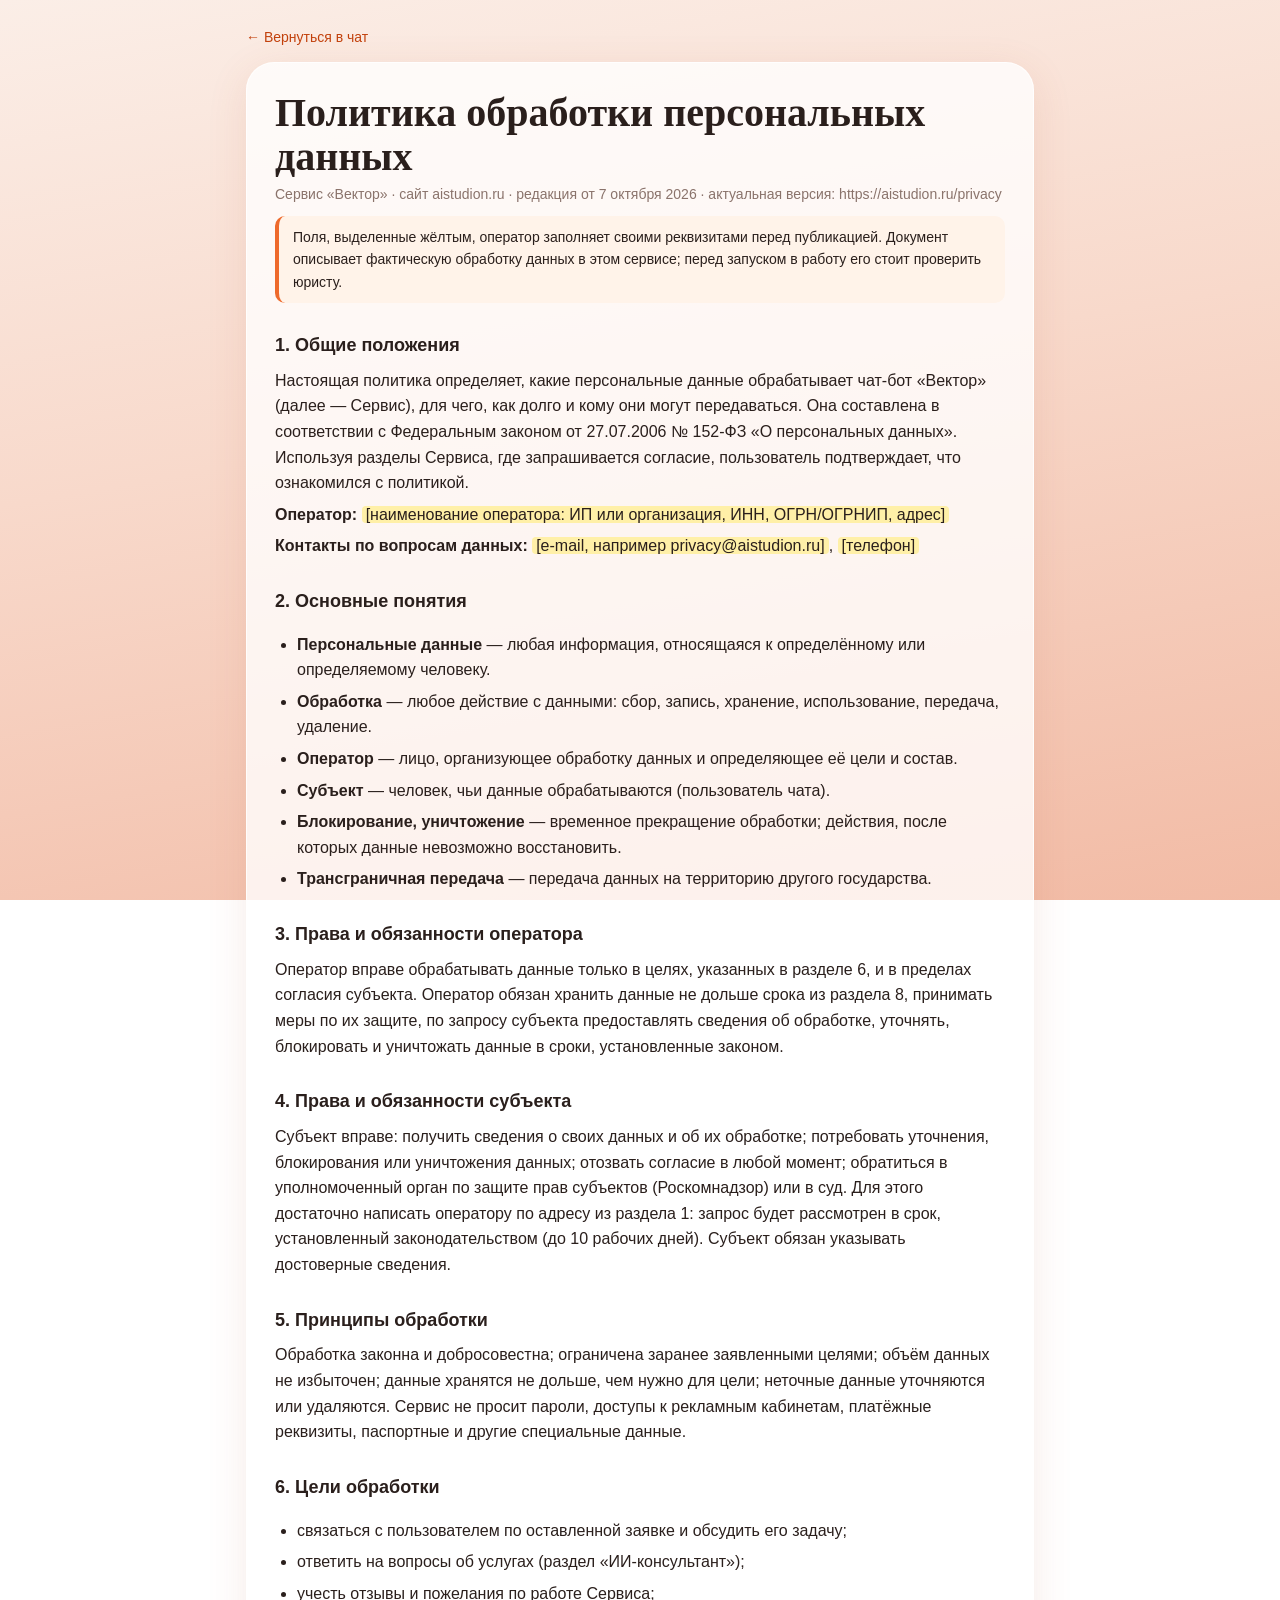
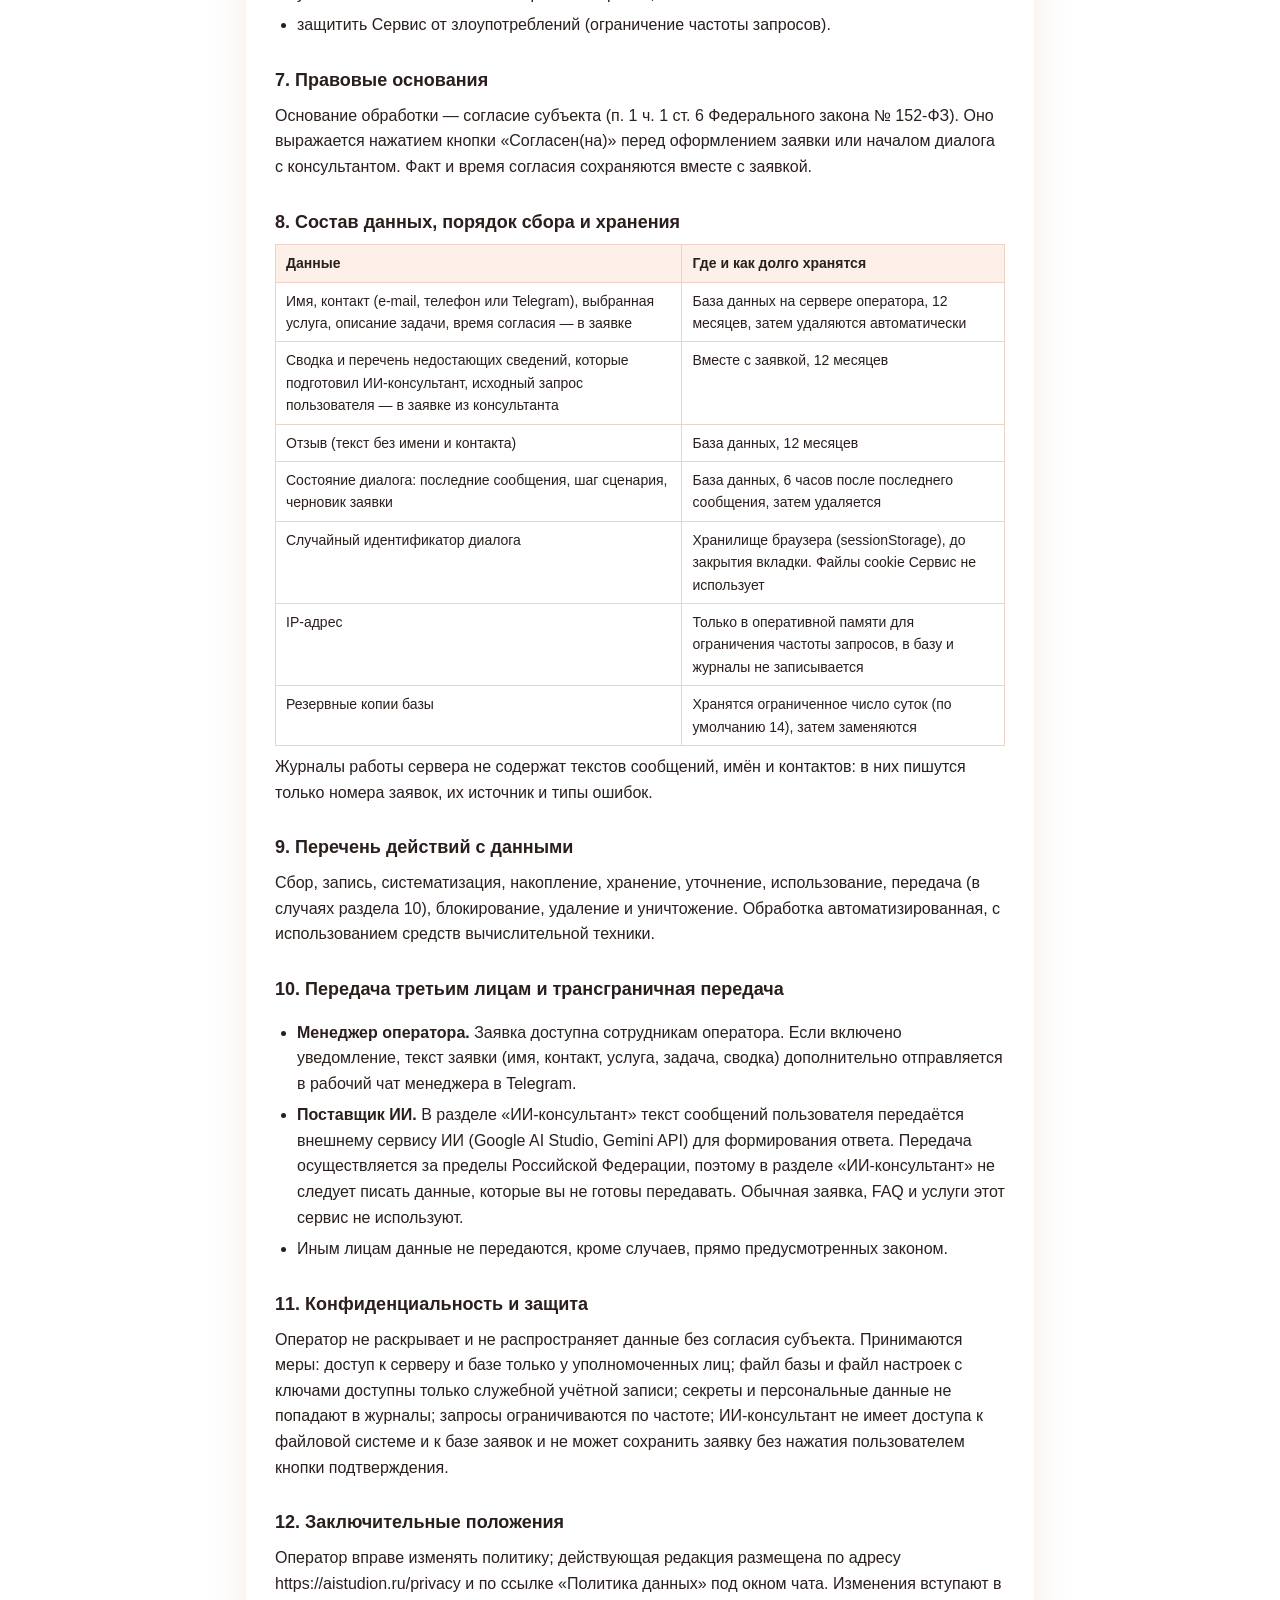
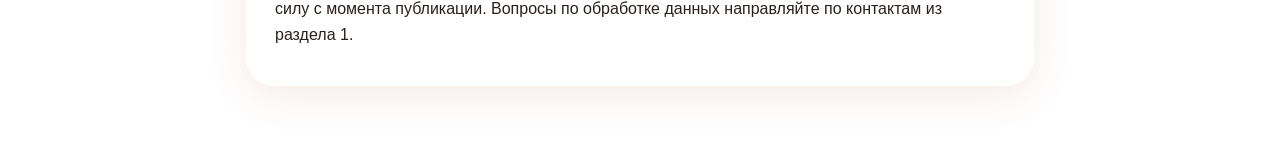
<file: static/privacy.html>
<!doctype html>
<html lang="ru">
<head>
  <meta charset="utf-8">
  <meta name="viewport" content="width=device-width, initial-scale=1">
  <title>Политика данных — Вектор</title>
  <link rel="icon" href="data:image/svg+xml,%3Csvg xmlns=%27http://www.w3.org/2000/svg%27 viewBox=%270 0 32 32%27%3E%3Crect width=%2732%27 height=%2732%27 rx=%2710%27 fill=%27%23ee6a2c%27/%3E%3Cpath d=%27M8 9l8 15 8-15%27 stroke=%27white%27 stroke-width=%273.5%27 fill=%27none%27 stroke-linecap=%27round%27 stroke-linejoin=%27round%27/%3E%3C/svg%3E">
  <style>
    :root { --text: #2a1f1c; --muted: #8a736b; --accent: #ee6a2c; --deep: #c2410c; }
    * { box-sizing: border-box; }
    body {
      margin: 0; color: var(--text); font: 16px/1.6 -apple-system, BlinkMacSystemFont, "Segoe UI", Roboto, sans-serif;
      background: linear-gradient(170deg, #fbeee7 0%, #f8d9cb 45%, #f2bba5 100%) fixed;
    }
    .wrap { max-width: 820px; margin: 0 auto; padding: 24px 16px 56px; }
    .back { display: inline-block; margin-bottom: 14px; color: var(--deep); text-decoration: none; font-size: 14px; }
    .back:hover { text-decoration: underline; }
    article {
      background: rgba(255, 255, 255, 0.78); border: 1px solid rgba(255, 255, 255, 0.8);
      border-radius: 28px; padding: 28px 28px 32px; box-shadow: 0 10px 40px rgba(180, 90, 60, 0.12);
    }
    h1 { margin: 0 0 4px; font: 700 clamp(28px, 5vw, 40px)/1.1 "Playfair Display", "Bodoni 72", Didot, Georgia, serif; }
    h2 { margin: 28px 0 8px; font-size: 18px; }
    p, li { margin: 6px 0; }
    ul { padding-left: 22px; }
    .meta { color: var(--muted); font-size: 14px; margin: 0 0 10px; }
    .note { background: #fff3e9; border-left: 4px solid var(--accent); padding: 10px 14px; border-radius: 10px; font-size: 14px; }
    .todo { background: #fff0a8; padding: 0 4px; border-radius: 4px; }
    table { border-collapse: collapse; width: 100%; font-size: 14px; margin: 8px 0; }
    td, th { border: 1px solid #ecd3c7; padding: 7px 10px; text-align: left; vertical-align: top; }
    th { background: #fdf0e8; }
    @media (max-width: 520px) { article { padding: 20px 16px 24px; border-radius: 22px; } }
  </style>
</head>
<body>
  <div class="wrap">
    <a class="back" href="/">← Вернуться в чат</a>
    <article>
      <h1>Политика обработки персональных данных</h1>
      <p class="meta">Сервис «Вектор» · сайт aistudion.ru · редакция от 7 октября 2026 · актуальная версия: https://aistudion.ru/privacy</p>
      <p class="note">Поля, выделенные жёлтым, оператор заполняет своими реквизитами перед публикацией. Документ описывает фактическую обработку данных в этом сервисе; перед запуском в работу его стоит проверить юристу.</p>

      <h2>1. Общие положения</h2>
      <p>Настоящая политика определяет, какие персональные данные обрабатывает чат-бот «Вектор» (далее — Сервис), для чего, как долго и кому они могут передаваться. Она составлена в соответствии с Федеральным законом от 27.07.2006 № 152-ФЗ «О персональных данных». Используя разделы Сервиса, где запрашивается согласие, пользователь подтверждает, что ознакомился с политикой.</p>
      <p><b>Оператор:</b> <span class="todo">[наименование оператора: ИП или организация, ИНН, ОГРН/ОГРНИП, адрес]</span></p>
      <p><b>Контакты по вопросам данных:</b> <span class="todo">[e-mail, например privacy@aistudion.ru]</span>, <span class="todo">[телефон]</span></p>

      <h2>2. Основные понятия</h2>
      <ul>
        <li><b>Персональные данные</b> — любая информация, относящаяся к определённому или определяемому человеку.</li>
        <li><b>Обработка</b> — любое действие с данными: сбор, запись, хранение, использование, передача, удаление.</li>
        <li><b>Оператор</b> — лицо, организующее обработку данных и определяющее её цели и состав.</li>
        <li><b>Субъект</b> — человек, чьи данные обрабатываются (пользователь чата).</li>
        <li><b>Блокирование, уничтожение</b> — временное прекращение обработки; действия, после которых данные невозможно восстановить.</li>
        <li><b>Трансграничная передача</b> — передача данных на территорию другого государства.</li>
      </ul>

      <h2>3. Права и обязанности оператора</h2>
      <p>Оператор вправе обрабатывать данные только в целях, указанных в разделе 6, и в пределах согласия субъекта. Оператор обязан хранить данные не дольше срока из раздела 8, принимать меры по их защите, по запросу субъекта предоставлять сведения об обработке, уточнять, блокировать и уничтожать данные в сроки, установленные законом.</p>

      <h2>4. Права и обязанности субъекта</h2>
      <p>Субъект вправе: получить сведения о своих данных и об их обработке; потребовать уточнения, блокирования или уничтожения данных; отозвать согласие в любой момент; обратиться в уполномоченный орган по защите прав субъектов (Роскомнадзор) или в суд. Для этого достаточно написать оператору по адресу из раздела 1: запрос будет рассмотрен в срок, установленный законодательством (до 10 рабочих дней). Субъект обязан указывать достоверные сведения.</p>

      <h2>5. Принципы обработки</h2>
      <p>Обработка законна и добросовестна; ограничена заранее заявленными целями; объём данных не избыточен; данные хранятся не дольше, чем нужно для цели; неточные данные уточняются или удаляются. Сервис не просит пароли, доступы к рекламным кабинетам, платёжные реквизиты, паспортные и другие специальные данные.</p>

      <h2>6. Цели обработки</h2>
      <ul>
        <li>связаться с пользователем по оставленной заявке и обсудить его задачу;</li>
        <li>ответить на вопросы об услугах (раздел «ИИ-консультант»);</li>
        <li>учесть отзывы и пожелания по работе Сервиса;</li>
        <li>защитить Сервис от злоупотреблений (ограничение частоты запросов).</li>
      </ul>

      <h2>7. Правовые основания</h2>
      <p>Основание обработки — согласие субъекта (п. 1 ч. 1 ст. 6 Федерального закона № 152-ФЗ). Оно выражается нажатием кнопки «Согласен(на)» перед оформлением заявки или началом диалога с консультантом. Факт и время согласия сохраняются вместе с заявкой.</p>

      <h2>8. Состав данных, порядок сбора и хранения</h2>
      <table>
        <tr><th>Данные</th><th>Где и как долго хранятся</th></tr>
        <tr><td>Имя, контакт (e-mail, телефон или Telegram), выбранная услуга, описание задачи, время согласия — в заявке</td><td>База данных на сервере оператора, 12 месяцев, затем удаляются автоматически</td></tr>
        <tr><td>Сводка и перечень недостающих сведений, которые подготовил ИИ-консультант, исходный запрос пользователя — в заявке из консультанта</td><td>Вместе с заявкой, 12 месяцев</td></tr>
        <tr><td>Отзыв (текст без имени и контакта)</td><td>База данных, 12 месяцев</td></tr>
        <tr><td>Состояние диалога: последние сообщения, шаг сценария, черновик заявки</td><td>База данных, 6 часов после последнего сообщения, затем удаляется</td></tr>
        <tr><td>Случайный идентификатор диалога</td><td>Хранилище браузера (sessionStorage), до закрытия вкладки. Файлы cookie Сервис не использует</td></tr>
        <tr><td>IP-адрес</td><td>Только в оперативной памяти для ограничения частоты запросов, в базу и журналы не записывается</td></tr>
        <tr><td>Резервные копии базы</td><td>Хранятся ограниченное число суток (по умолчанию 14), затем заменяются</td></tr>
      </table>
      <p>Журналы работы сервера не содержат текстов сообщений, имён и контактов: в них пишутся только номера заявок, их источник и типы ошибок.</p>

      <h2>9. Перечень действий с данными</h2>
      <p>Сбор, запись, систематизация, накопление, хранение, уточнение, использование, передача (в случаях раздела 10), блокирование, удаление и уничтожение. Обработка автоматизированная, с использованием средств вычислительной техники.</p>

      <h2>10. Передача третьим лицам и трансграничная передача</h2>
      <ul>
        <li><b>Менеджер оператора.</b> Заявка доступна сотрудникам оператора. Если включено уведомление, текст заявки (имя, контакт, услуга, задача, сводка) дополнительно отправляется в рабочий чат менеджера в Telegram.</li>
        <li><b>Поставщик ИИ.</b> В разделе «ИИ-консультант» текст сообщений пользователя передаётся внешнему сервису ИИ (Google AI Studio, Gemini API) для формирования ответа. Передача осуществляется за пределы Российской Федерации, поэтому в разделе «ИИ-консультант» не следует писать данные, которые вы не готовы передавать. Обычная заявка, FAQ и услуги этот сервис не используют.</li>
        <li>Иным лицам данные не передаются, кроме случаев, прямо предусмотренных законом.</li>
      </ul>

      <h2>11. Конфиденциальность и защита</h2>
      <p>Оператор не раскрывает и не распространяет данные без согласия субъекта. Принимаются меры: доступ к серверу и базе только у уполномоченных лиц; файл базы и файл настроек с ключами доступны только служебной учётной записи; секреты и персональные данные не попадают в журналы; запросы ограничиваются по частоте; ИИ-консультант не имеет доступа к файловой системе и к базе заявок и не может сохранить заявку без нажатия пользователем кнопки подтверждения.</p>

      <h2>12. Заключительные положения</h2>
      <p>Оператор вправе изменять политику; действующая редакция размещена по адресу https://aistudion.ru/privacy и по ссылке «Политика данных» под окном чата. Изменения вступают в силу с момента публикации. Вопросы по обработке данных направляйте по контактам из раздела 1.</p>
    </article>
  </div>
</body>
</html>
</file>
